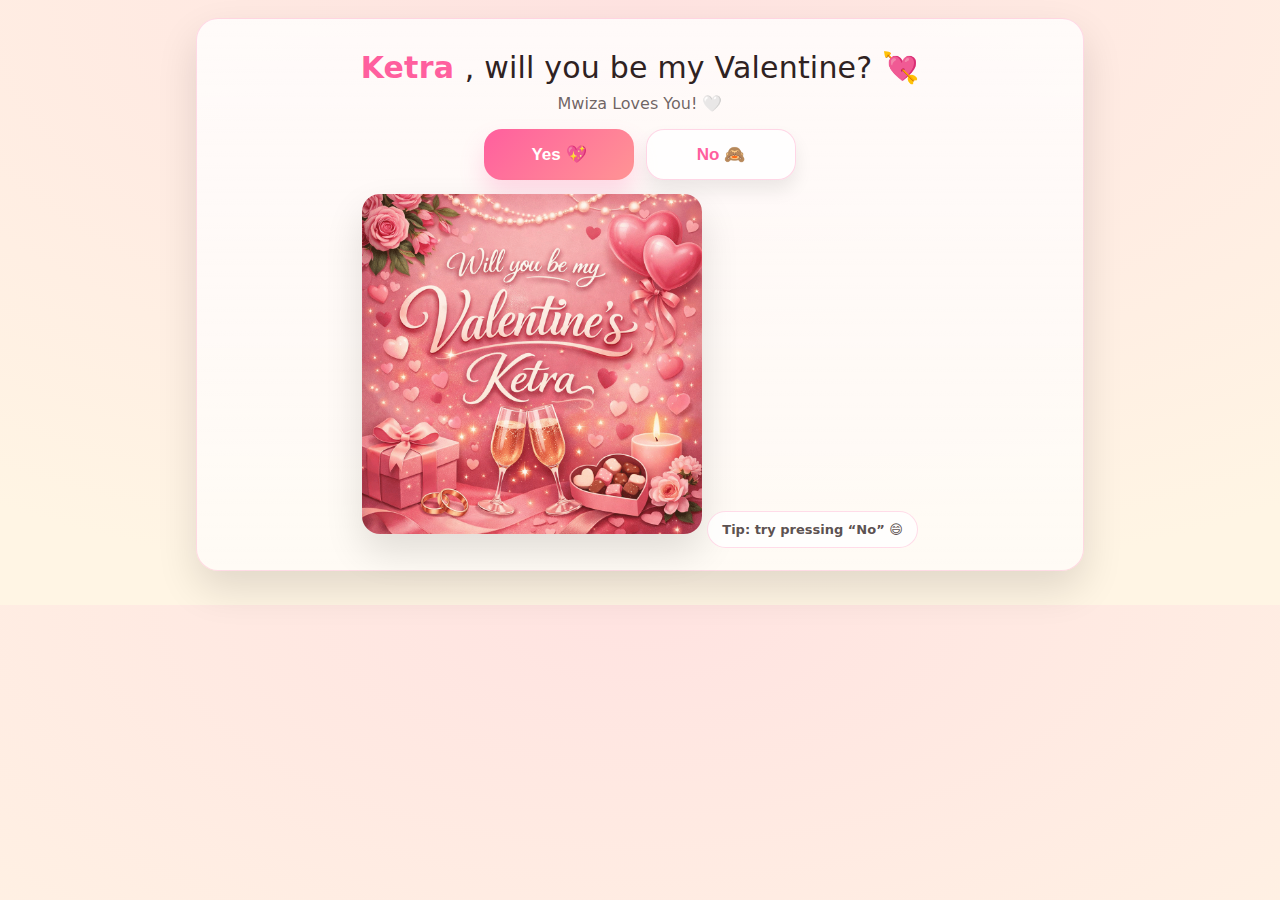
<file: index.html>
<!DOCTYPE html>
<html lang="en">
  <head>
    <meta charset="UTF-8" />
    <meta name="viewport" content="width=device-width, initial-scale=1.0, maximum-scale=1.0" />
    <title>Be My Valentine</title>
    <link rel="stylesheet" href="css/theme.css" />
    <script src="config.js"></script>
  </head>

  <body>
    <main class="wrap">
      <section class="card" style="padding:18px 16px 22px;">
        <div class="title">
          <span class="pink" id="KETRA"> Ketra </span>, will you be my Valentine? 💘
        </div>
        <p class="subtitle">Mwiza Loves You! 🤍</p>

        <div class="row">
          <button class="btn btnPrimary" id="yesBtn" onclick="location.href='thankyou.html'">Yes 💖</button>
          <button class="btn btnGhost" id="noButton">No 🙈</button>
        </div>

        <img src="cat.gif" alt="cute cat" class="imgHero" />
        <div class="tip">Tip: try pressing “No” 😄</div>
      </section>
    </main>

    <script>
      // Prevent iOS double-tap zoom feeling on rapid taps
      let lastTouchEnd = 0;
      document.addEventListener(
        "touchend",
        function (event) {
          const now = Date.now();
          if (now - lastTouchEnd <= 300) event.preventDefault();
          lastTouchEnd = now;
        },
        { passive: false }
      );

      const cfg = window.VALENTINE_CONFIG || {};
      const partner = cfg.partnerName || "Your Special Someone";
      document.getElementById("partnerName").textContent = partner;

      const noButton = document.getElementById("noButton");
      const yesBtn = document.getElementById("yesBtn");

      noButton.addEventListener("click", () => {
        const current = parseFloat(getComputedStyle(yesBtn).fontSize);
        yesBtn.style.fontSize = current + 4 + "px";

        const icons = ["💖", "💕", "✨", "🌸"];
        for (let i = 0; i < 7; i++) {
          const h = document.createElement("div");
          h.className = "floatHeart";
          h.textContent = icons[Math.floor(Math.random() * icons.length)];
          h.style.left = Math.random() * 100 + "vw";
          h.style.fontSize = 14 + Math.random() * 18 + "px";
          h.style.animationDelay = Math.random() * 0.4 + "s";
          document.body.appendChild(h);
          setTimeout(() => h.remove(), 3500);
        }
      });
    </script>
  </body>
</html>
</file>
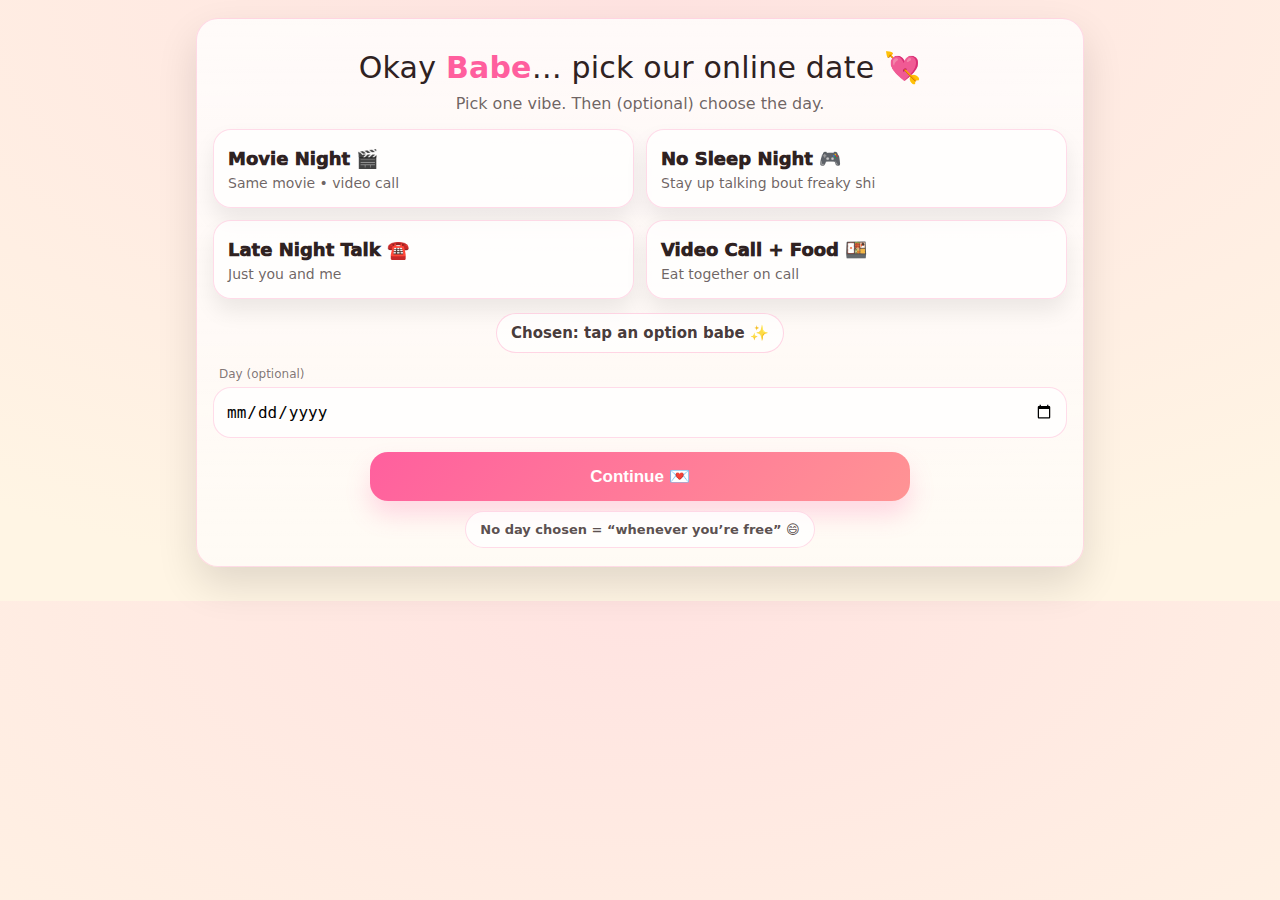
<file: date.html>
<!DOCTYPE html>
<html lang="en">
  <head>
    <meta charset="UTF-8" />
    <meta name="viewport" content="width=device-width, initial-scale=1.0" />
    <title>Online Date 💌</title>
    <link rel="stylesheet" href="css/theme.css" />
    <script src="config.js"></script>
  </head>

  <body>
    <main class="wrap">
      <section class="card" style="padding:18px 16px 18px;">
        <div class="title">Okay <span class="pink" id="nick">Babe</span>… pick our online date 💘</div>
        <p class="subtitle">Pick one vibe. Then (optional) choose the day.</p>

        <div class="grid" id="choices"></div>

        <div style="margin-top:14px;">
          <span class="pill" id="pickedPill" style="font-size:15px;">Chosen: tap an option babe ✨</span>
        </div>

        <div style="margin-top:14px; text-align:left;">
          <div style="font-size:12px; color:rgba(47,34,34,.62); margin:0 0 6px 6px;">Day (optional)</div>
          <input id="day" type="date" style="width:100%; padding:14px 12px; border-radius:18px; border:1px solid rgba(255,95,158,.22); background:rgba(255,255,255,.78); font-size:16px;" />
        </div>

        <div style="margin-top:14px;">
          <button class="btn btnPrimary btnFull" id="continueBtn" disabled>Continue 💌</button>
          <div class="tip" style="margin-top:10px;">No day chosen = “whenever you’re free” 😄</div>
        </div>
      </section>
    </main>

    <script>
      const cfg = window.VALENTINE_CONFIG || {};
      document.getElementById('nick').textContent = cfg.nickname || 'Babe';

      const cardsWrap = document.getElementById('choices');
      const options = Array.isArray(cfg.dateOptions) && cfg.dateOptions.length ? cfg.dateOptions : [];

      cardsWrap.innerHTML = options.map((o, idx) => `
        <div class="option" data-choice="${o.title} ${o.emoji}" data-note="${(o.note||'').replace(/"/g,'&quot;')}">
          <div class="optionTitle">${o.title} ${o.emoji}</div>
          <p class="optionText">${o.subtitle || ''}</p>
        </div>
      `).join('');

      const cards = document.querySelectorAll('.option');
      const pickedPill = document.getElementById('pickedPill');
      const continueBtn = document.getElementById('continueBtn');
      const day = document.getElementById('day');

      let choice = '';
      let note = '';

      // Min date: today
      const t = new Date();
      const yyyy = t.getFullYear();
      const mm = String(t.getMonth()+1).padStart(2,'0');
      const dd = String(t.getDate()).padStart(2,'0');
      day.min = `${yyyy}-${mm}-${dd}`;

      cards.forEach(c => {
        c.addEventListener('click', () => {
          cards.forEach(x => x.classList.remove('active'));
          c.classList.add('active');
          choice = c.dataset.choice;
          note = c.dataset.note || '';
          pickedPill.textContent = 'Chosen: ' + choice;
          continueBtn.disabled = false;
        });
      });

      continueBtn.addEventListener('click', () => {
        const whenDay = day.value ? day.value : 'Any day';
        localStorage.setItem('online_choice', choice);
        localStorage.setItem('online_note', note);
        localStorage.setItem('online_when', whenDay);
        location.href = 'food.html';
      });
    </script>
  </body>
</html>
</file>
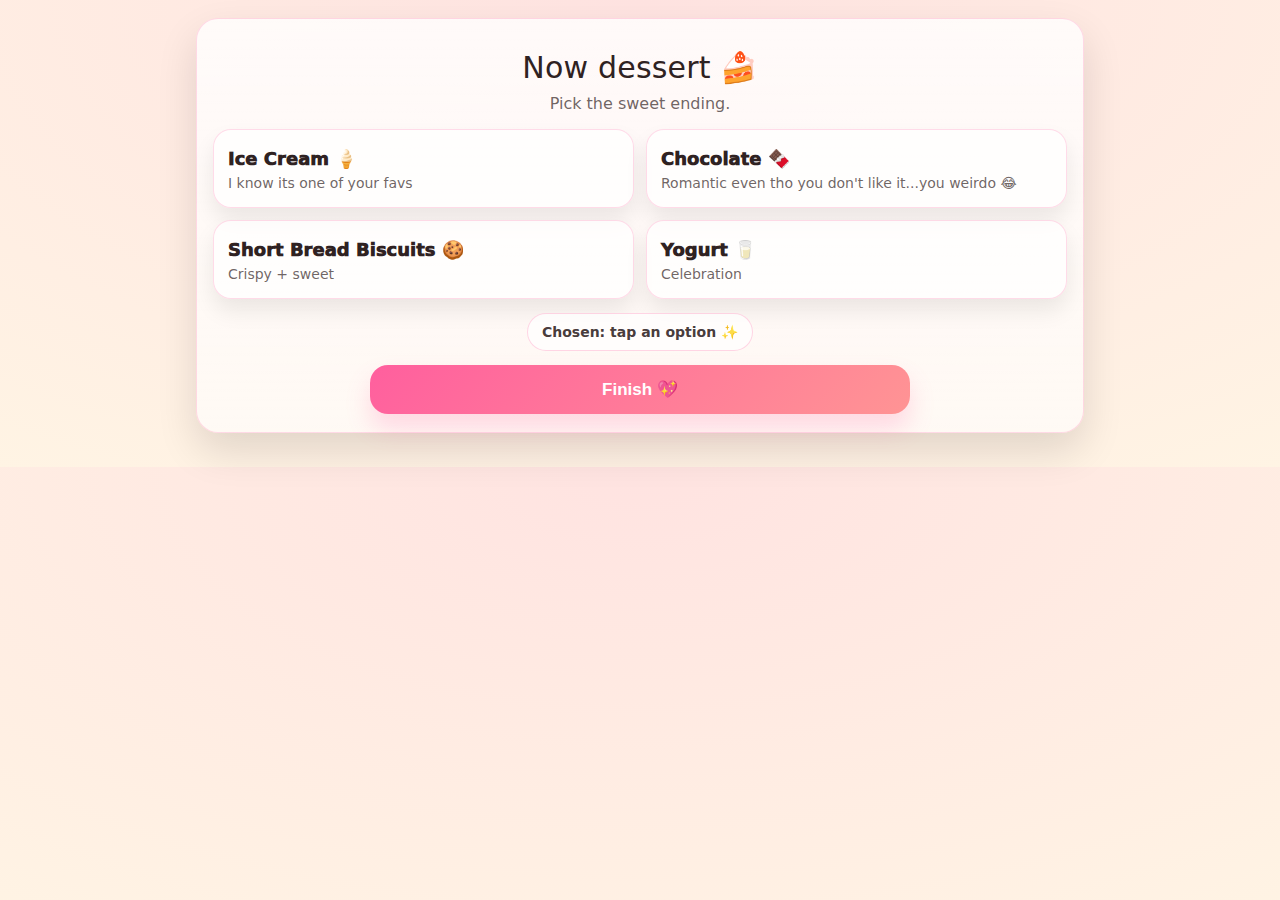
<file: dessert.html>
<!DOCTYPE html>
<html lang="en">
  <head>
    <meta charset="UTF-8" />
    <meta name="viewport" content="width=device-width, initial-scale=1.0" />
    <title>Dessert 🍰</title>
    <link rel="stylesheet" href="css/theme.css" />
    <script src="config.js"></script>
  </head>

  <body>
    <main class="wrap">
      <section class="card" style="padding:18px 16px 18px;">
        <div class="title">Now dessert 🍰</div>
        <p class="subtitle">Pick the sweet ending.</p>

        <div class="grid" id="grid"></div>

        <div style="margin-top:14px;"><span class="pill" id="picked">Chosen: tap an option ✨</span></div>

        <div style="margin-top:14px;">
          <button class="btn btnPrimary btnFull" id="next" disabled>Finish 💖</button>
        </div>
      </section>
    </main>

    <script>
      const cfg = window.VALENTINE_CONFIG || {};
      const grid = document.getElementById('grid');
      const options = Array.isArray(cfg.dessertOptions) && cfg.dessertOptions.length ? cfg.dessertOptions : [];

      grid.innerHTML = options.map(o => `
        <div class="option" data-value="${o.title} ${o.emoji}">
          <div class="optionTitle">${o.title} ${o.emoji}</div>
          <p class="optionText">${o.subtitle || ''}</p>
        </div>
      `).join('');

      const items = document.querySelectorAll('.option');
      const picked = document.getElementById('picked');
      const next = document.getElementById('next');
      let choice = '';

      items.forEach(i => {
        i.addEventListener('click', () => {
          items.forEach(x => x.classList.remove('active'));
          i.classList.add('active');
          choice = i.dataset.value;
          picked.textContent = 'Chosen: ' + choice;
          next.disabled = false;
        });
      });

      next.addEventListener('click', () => {
        localStorage.setItem('dessert_choice', choice);
        location.href = 'lastpage.html';
      });
    </script>
  </body>
</html>
</file>
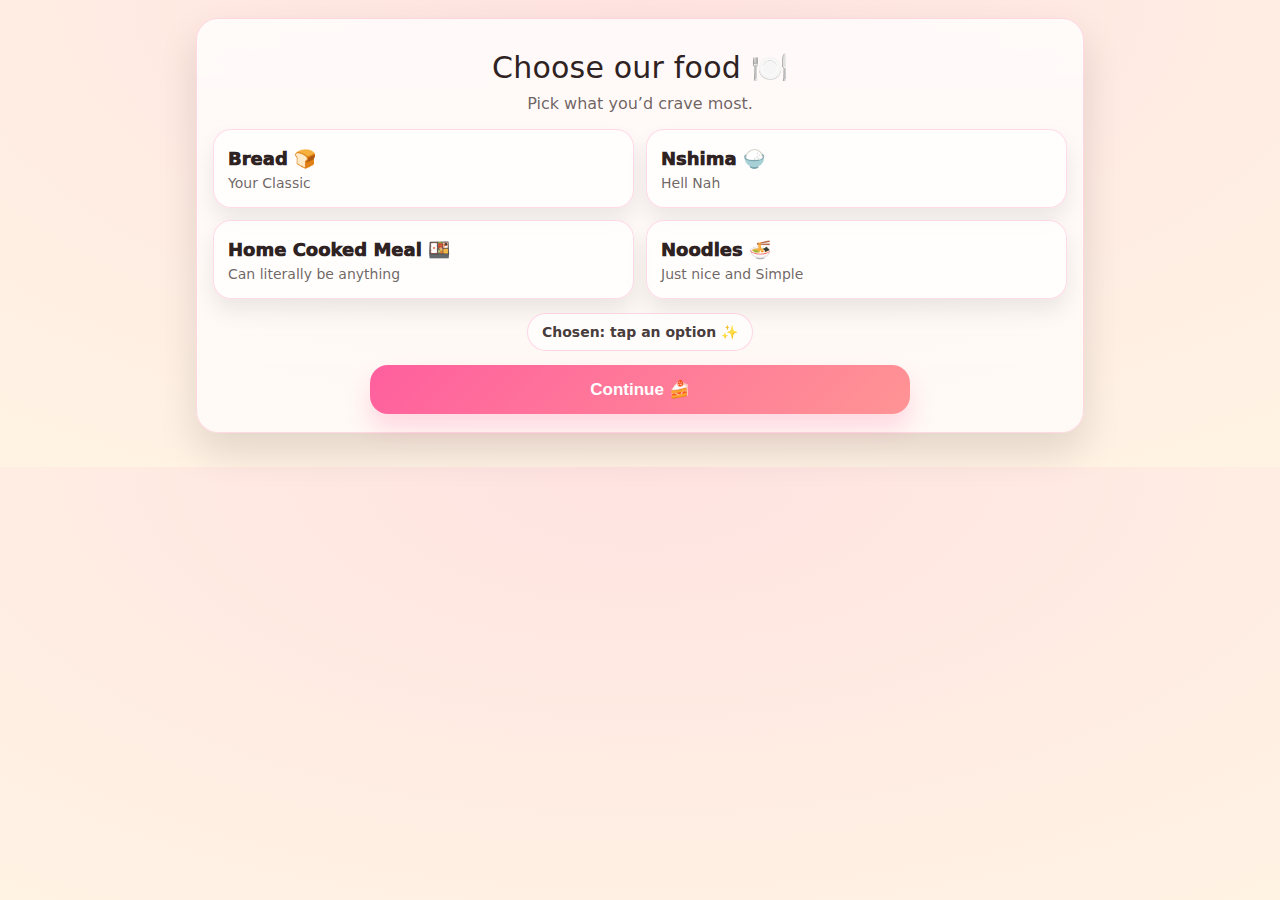
<file: food.html>
<!DOCTYPE html>
<html lang="en">
  <head>
    <meta charset="UTF-8" />
    <meta name="viewport" content="width=device-width, initial-scale=1.0" />
    <title>Food 🍽️</title>
    <link rel="stylesheet" href="css/theme.css" />
    <script src="config.js"></script>
  </head>

  <body>
    <main class="wrap">
      <section class="card" style="padding:18px 16px 18px;">
        <div class="title">Choose our food 🍽️</div>
        <p class="subtitle">Pick what you’d crave most.</p>

        <div class="grid" id="grid"></div>

        <div style="margin-top:14px;"><span class="pill" id="picked">Chosen: tap an option ✨</span></div>

        <div style="margin-top:14px;">
          <button class="btn btnPrimary btnFull" id="next" disabled>Continue 🍰</button>
        </div>
      </section>
    </main>

    <script>
      const cfg = window.VALENTINE_CONFIG || {};
      const grid = document.getElementById('grid');
      const options = Array.isArray(cfg.foodOptions) && cfg.foodOptions.length ? cfg.foodOptions : [];

      grid.innerHTML = options.map(o => `
        <div class="option" data-value="${o.title} ${o.emoji}">
          <div class="optionTitle">${o.title} ${o.emoji}</div>
          <p class="optionText">${o.subtitle || ''}</p>
        </div>
      `).join('');

      const items = document.querySelectorAll('.option');
      const picked = document.getElementById('picked');
      const next = document.getElementById('next');
      let choice = '';

      items.forEach(i => {
        i.addEventListener('click', () => {
          items.forEach(x => x.classList.remove('active'));
          i.classList.add('active');
          choice = i.dataset.value;
          picked.textContent = 'Chosen: ' + choice;
          next.disabled = false;
        });
      });

      next.addEventListener('click', () => {
        localStorage.setItem('food_choice', choice);
        location.href = 'dessert.html';
      });
    </script>
  </body>
</html>
</file>
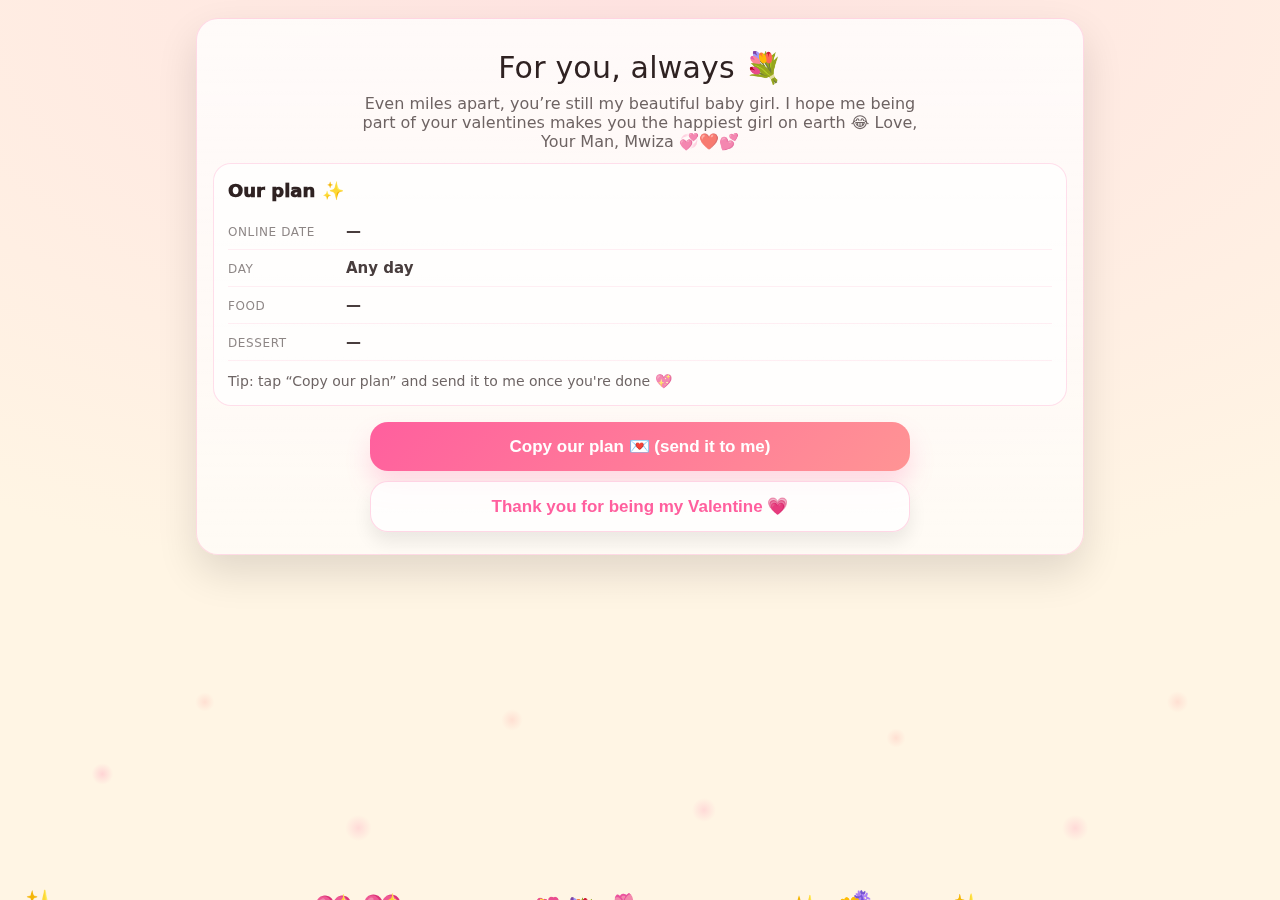
<file: lastpage.html>
<!DOCTYPE html>
<html lang="en">
  <head>
    <meta charset="UTF-8" />
    <meta name="viewport" content="width=device-width, initial-scale=1.0" />
    <title>For You 💐</title>
    <link rel="stylesheet" href="css/theme.css" />
    <script src="config.js"></script>
    <style>
      body{ overflow-x:hidden; }
      .flowerField{
        position: fixed; inset: 0; z-index: 0; pointer-events:none;
        background:
          radial-gradient(18px 18px at 8% 86%, rgba(255,95,158,.22), transparent 60%),
          radial-gradient(16px 16px at 16% 78%, rgba(255,148,148,.22), transparent 60%),
          radial-gradient(22px 22px at 28% 92%, rgba(255,95,158,.18), transparent 60%),
          radial-gradient(18px 18px at 40% 80%, rgba(255,148,148,.22), transparent 60%),
          radial-gradient(20px 20px at 55% 90%, rgba(255,95,158,.18), transparent 60%),
          radial-gradient(16px 16px at 70% 82%, rgba(255,148,148,.22), transparent 60%),
          radial-gradient(22px 22px at 84% 92%, rgba(255,95,158,.18), transparent 60%),
          radial-gradient(18px 18px at 92% 78%, rgba(255,148,148,.22), transparent 60%),
          radial-gradient(1200px 600px at 50% 0%, #ffe3e1, #fff5e4);
        animation: drift 10s ease-in-out infinite alternate;
      }
      @keyframes drift{ from{ filter:saturate(1.05); transform:translateY(0);} to{ filter:saturate(1.18); transform:translateY(-10px);} }
      .content{ position: relative; z-index: 1; }
      .recap{ padding:16px 14px; margin-top:12px; text-align:left; border-radius:18px; background:rgba(255,255,255,.72); border:1px solid rgba(255,95,158,.20); }
      .recap h2{ margin:0 0 12px; font-size:18px; font-weight:1000; }
      .line{ display:flex; gap:10px; align-items:baseline; padding:9px 0; border-bottom:1px solid rgba(255,95,158,.10); }
      .line:last-child{ border-bottom:none; }
      .label{ width:108px; font-size:12px; color:rgba(47,34,34,.55); text-transform:uppercase; letter-spacing:.6px; flex:0 0 auto; }
      .val{ font-size:15px; font-weight:900; color:rgba(47,34,34,.88); }
      .loveNote{ margin-top:12px; font-size:14px; color:rgba(47,34,34,.70); }
    </style>
  </head>

  <body>
    <div class="flowerField"></div>

    <main class="wrap content">
      <section class="card" style="padding:18px 16px 22px;">
        <div class="title">For you, always 💐</div>
        <p class="subtitle">Even miles apart, you’re still my beautiful baby girl. I hope me being part of your valentines makes you the happiest girl on earth 😂  Love, Your Man, Mwiza 💞❤️💕</p>

        <section class="recap">
          <h2>Our plan ✨</h2>
          <div class="line"><div class="label">Online date</div><div class="val" id="r1">—</div></div>
          <div class="line"><div class="label">Day</div><div class="val" id="r2">—</div></div>
          <div class="line"><div class="label">Food</div><div class="val" id="r3">—</div></div>
          <div class="line"><div class="label">Dessert</div><div class="val" id="r4">—</div></div>
          <div class="loveNote">Tip: tap “Copy our plan” and send it to me once you're done 💖</div>
        </section>

        <div style="margin-top:16px;">
          <button class="btn btnPrimary btnFull" id="shareBtn">Copy our plan 💌 (send it to me)</button>
        </div>

        <div style="margin-top:10px;">
          <button class="btn btnGhost btnFull" id="finalBtn" onclick="location.href='index.html'">Thank you for being my Valentine Babe 💗</button>
        </div>
      </section>
    </main>

    <script>
      const cfg = window.VALENTINE_CONFIG || {};

      const online = localStorage.getItem('online_choice') || '—';
      const when = localStorage.getItem('online_when') || 'Any day';
      const food = localStorage.getItem('food_choice') || '—';
      const dessert = localStorage.getItem('dessert_choice') || localStorage.getItem('dessertChoice') || '—';

      document.getElementById('r1').textContent = online;
      document.getElementById('r2').textContent = when;
      document.getElementById('r3').textContent = food;
      document.getElementById('r4').textContent = dessert;

      const shareBtn = document.getElementById('shareBtn');
      const finalBtn = document.getElementById('finalBtn');

      shareBtn.textContent = cfg.shareButtonText || shareBtn.textContent;
      finalBtn.textContent = cfg.finalButtonText || finalBtn.textContent;

      shareBtn.addEventListener('click', async () => {
        const msg =
`Valentine plan 💖
Online date: ${online}
Day: ${when}
Food: ${food}
Dessert: ${dessert}

${cfg.shareMessageFooter || ''}`.trim();

        try {
          await navigator.clipboard.writeText(msg);
          shareBtn.textContent = cfg.shareCopiedText || 'Copied ✅';
          setTimeout(() => (shareBtn.textContent = cfg.shareButtonText || 'Copy our plan 💌'), 2200);
        } catch {
          prompt('Copy this and send it:', msg);
        }
      });

      // Extra flowers
      const icons = ['🌸','🌷','💐','🌺','✨','💖','🪻','🌼'];
      for(let i=0;i<30;i++){
        const h = document.createElement('div');
        h.className = 'floatHeart';
        h.textContent = icons[Math.floor(Math.random()*icons.length)];
        h.style.left = (Math.random()*100) + 'vw';
        h.style.fontSize = (14 + Math.random()*22) + 'px';
        h.style.animationDelay = (Math.random()*1.6) + 's';
        document.body.appendChild(h);
        setTimeout(()=>h.remove(), 5000);
      }
    </script>
  </body>
</html>
</file>
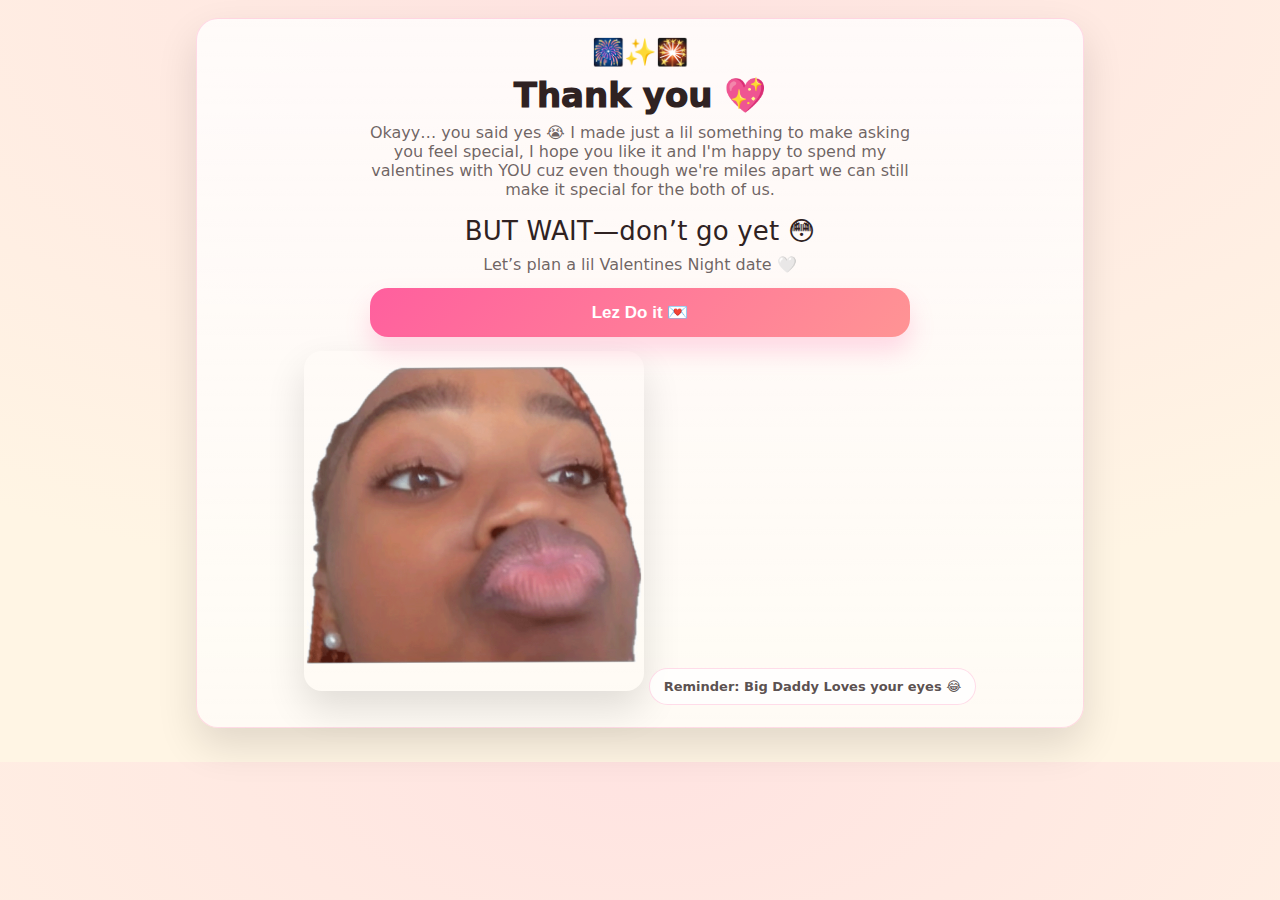
<file: thankyou.html>
<!DOCTYPE html>
<html lang="en">
  <head>
    <meta charset="UTF-8" />
    <meta name="viewport" content="width=device-width, initial-scale=1.0" />
    <title>Let's GO, you're sexy btw 💖</title>
    <link rel="stylesheet" href="css/theme.css" />
    <script src="config.js"></script>
    <style>
      .bigThanks{ font-size:34px; font-weight:1000; margin:6px 0 8px; }
      .spark{ font-size:26px; margin-bottom:8px; }
      .confetti{ position:fixed; top:-20px; left:0; right:0; pointer-events:none; z-index:999; }
      .piece{ position:absolute; top:-24px; animation:drop 2.6s ease-in forwards; opacity:.95; }
      @keyframes drop{
        0%{ transform:translateY(0) rotate(0deg); opacity:0; }
        12%{ opacity:1; }
        100%{ transform:translateY(115vh) rotate(420deg); opacity:0; }
      }
    </style>
  </head>

  <body>
    <main class="wrap">
      <section class="card" style="padding:18px 16px 22px;">
        <div class="spark">🎆✨🎇</div>
        <div class="bigThanks">Thank you 💖</div>
        <p class="subtitle">Okayy… you said yes 😭 I made just a lil something to make asking you feel special, I hope you like it and I'm happy to spend my valentines with YOU cuz even though we're miles apart we can still make it special for the both of us. </p>

        <div style="margin-top:14px;">
          <div class="title" style="font-size:26px; margin-top:18px;">BUT WAIT—don’t go yet 😳</div>
          <p class="subtitle">Let’s plan a lil Valentines Night date 🤍</p>

          <button class="btn btnPrimary btnFull" style="margin-top:14px;" onclick="location.href='date.html'">
            Lez Do it 💌
          </button>
        </div>

        <img src="hug.gif" onerror="this.style.display='none'" alt="cute hug" class="imgHero" />
        <div class="tip" style="margin-top:12px;">Reminder: Big Daddy Loves your eyes 😂</div>
      </section>
    </main>

    <div class="confetti" id="confetti"></div>

    <script>
      const confetti = document.getElementById("confetti");
      const emojis = ["🎉","✨","💖","🌸","🎆"];
      for(let i=0;i<26;i++){
        const p = document.createElement("div");
        p.className = "piece";
        p.textContent = emojis[Math.floor(Math.random()*emojis.length)];
        p.style.left = (Math.random()*100) + "vw";
        p.style.fontSize = (14 + Math.random()*18) + "px";
        p.style.animationDelay = (Math.random()*0.6) + "s";
        confetti.appendChild(p);
        setTimeout(()=>p.remove(), 2800);
      }
    </script>
  </body>
</html>
</file>
<file: css/theme.css>
:root{
  --bg1:#fff5e4;
  --bg2:#ffe3e1;
  --accent:#ff5f9e;
  --accent2:#ff9494;
  --text:#2f2222;
  --muted:rgba(47,34,34,.70);
  --card:rgba(255,255,255,.74);
  --stroke:rgba(255,95,158,.22);
  --shadow:0 18px 40px rgba(0,0,0,.12);
  --radius:22px;
}

*{
  box-sizing:border-box;
  -webkit-tap-highlight-color: transparent;
}

html,body{
  margin:0;
  padding:0;
  font-family: ui-rounded, system-ui, -apple-system, "SF Pro Display", "SF Pro Text", Segoe UI, Roboto, Arial, sans-serif;
  color:var(--text);
  background: radial-gradient(1200px 600px at 50% 0%, var(--bg2), var(--bg1));
  -webkit-text-size-adjust: 100%;
}

.wrap{
  max-width: 920px;
  margin: 0 auto;
  padding: 18px 16px 34px;
  text-align:center;
}

.card{
  background: linear-gradient(180deg, rgba(255,255,255,.80), rgba(255,255,255,.62));
  border: 1px solid var(--stroke);
  box-shadow: var(--shadow);
  border-radius: var(--radius);
}

.title{
  font-size: 30px;
  line-height: 1.15;
  margin: 14px 0 8px;
  letter-spacing: .2px;
}

.subtitle{
  font-size: 16px;
  color: var(--muted);
  margin: 0 auto;
  max-width: 560px;
}

.pink{
  color: var(--accent);
  font-weight: 900;
}

.row{
  display:flex;
  gap:12px;
  justify-content:center;
  flex-wrap:wrap;
  margin-top: 16px;
}

.btn{
  appearance:none;
  border:none;
  cursor:pointer;
  font-weight: 900;
  font-size: 17px;
  padding: 14px 18px;
  border-radius: 18px;
  transition: transform .12s ease, opacity .12s ease, filter .12s ease;
  min-width: 150px;
  touch-action: manipulation; /* big iPhone fix */
}

.btn:active{ transform: scale(.985); }

.btnPrimary{
  color:white;
  background: linear-gradient(135deg, var(--accent), var(--accent2));
  box-shadow: 0 14px 24px rgba(255,95,158,.22);
}

.btnGhost{
  color: var(--accent);
  background: rgba(255,255,255,.78);
  border: 1px solid rgba(255,95,158,.25);
  box-shadow: 0 10px 18px rgba(0,0,0,.08);
}

.btnFull{
  width:100%;
  max-width: 540px;
}

.grid{
  display:grid;
  grid-template-columns: 1fr;
  gap: 12px;
  margin-top: 16px;
}

@media (min-width: 640px){
  .grid{ grid-template-columns: 1fr 1fr; }
}

.option{
  text-align:left;
  padding: 16px 14px;
  border-radius: 18px;
  border: 1px solid var(--stroke);
  background: rgba(255,255,255,.72);
  box-shadow: 0 12px 22px rgba(0,0,0,.08);
  cursor:pointer;
  transition: transform .12s ease, opacity .12s ease, border-color .12s ease;
}

.option:active{ transform: translateY(1px); }
.option.active{
  border-color: rgba(255,95,158,.60);
  outline: 3px solid rgba(255,95,158,.14);
  background: rgba(255,255,255,.85);
}

.optionTitle{
  font-size: 18px;
  font-weight: 950;
  margin: 2px 0 6px;
}

.optionText{
  font-size: 14px;
  color: var(--muted);
  margin: 0;
}

.pill{
  display:inline-block;
  padding: 10px 14px;
  border-radius: 999px;
  border: 1px solid rgba(255,95,158,.26);
  background: rgba(255,255,255,.70);
  font-size: 14px;
  font-weight: 900;
  color: rgba(47,34,34,.90);
}

.imgHero{
  width:min(340px, 82vw);
  height:auto;
  border-radius: 18px;
  margin-top: 14px;
  box-shadow: 0 18px 38px rgba(0,0,0,.12);
}

.tip{
  display:inline-block;
  margin-top: 12px;
  padding: 10px 14px;
  border-radius: 999px;
  background: rgba(255,255,255,.78);
  border: 1px solid rgba(255,95,158,.22);
  font-size: 13px;
  font-weight: 900;
  color: rgba(47,34,34,.80);
}

/* floating hearts */
.floatHeart{
  position: fixed;
  bottom: -30px;
  pointer-events:none;
  animation: floatUp 3.2s ease-in forwards;
  opacity: .98;
  z-index: 999;
}
@keyframes floatUp{
  0%{ transform: translateY(0); opacity: 0; }
  15%{ opacity: 1; }
  100%{ transform: translateY(-110vh); opacity: 0; }
}
</file>
